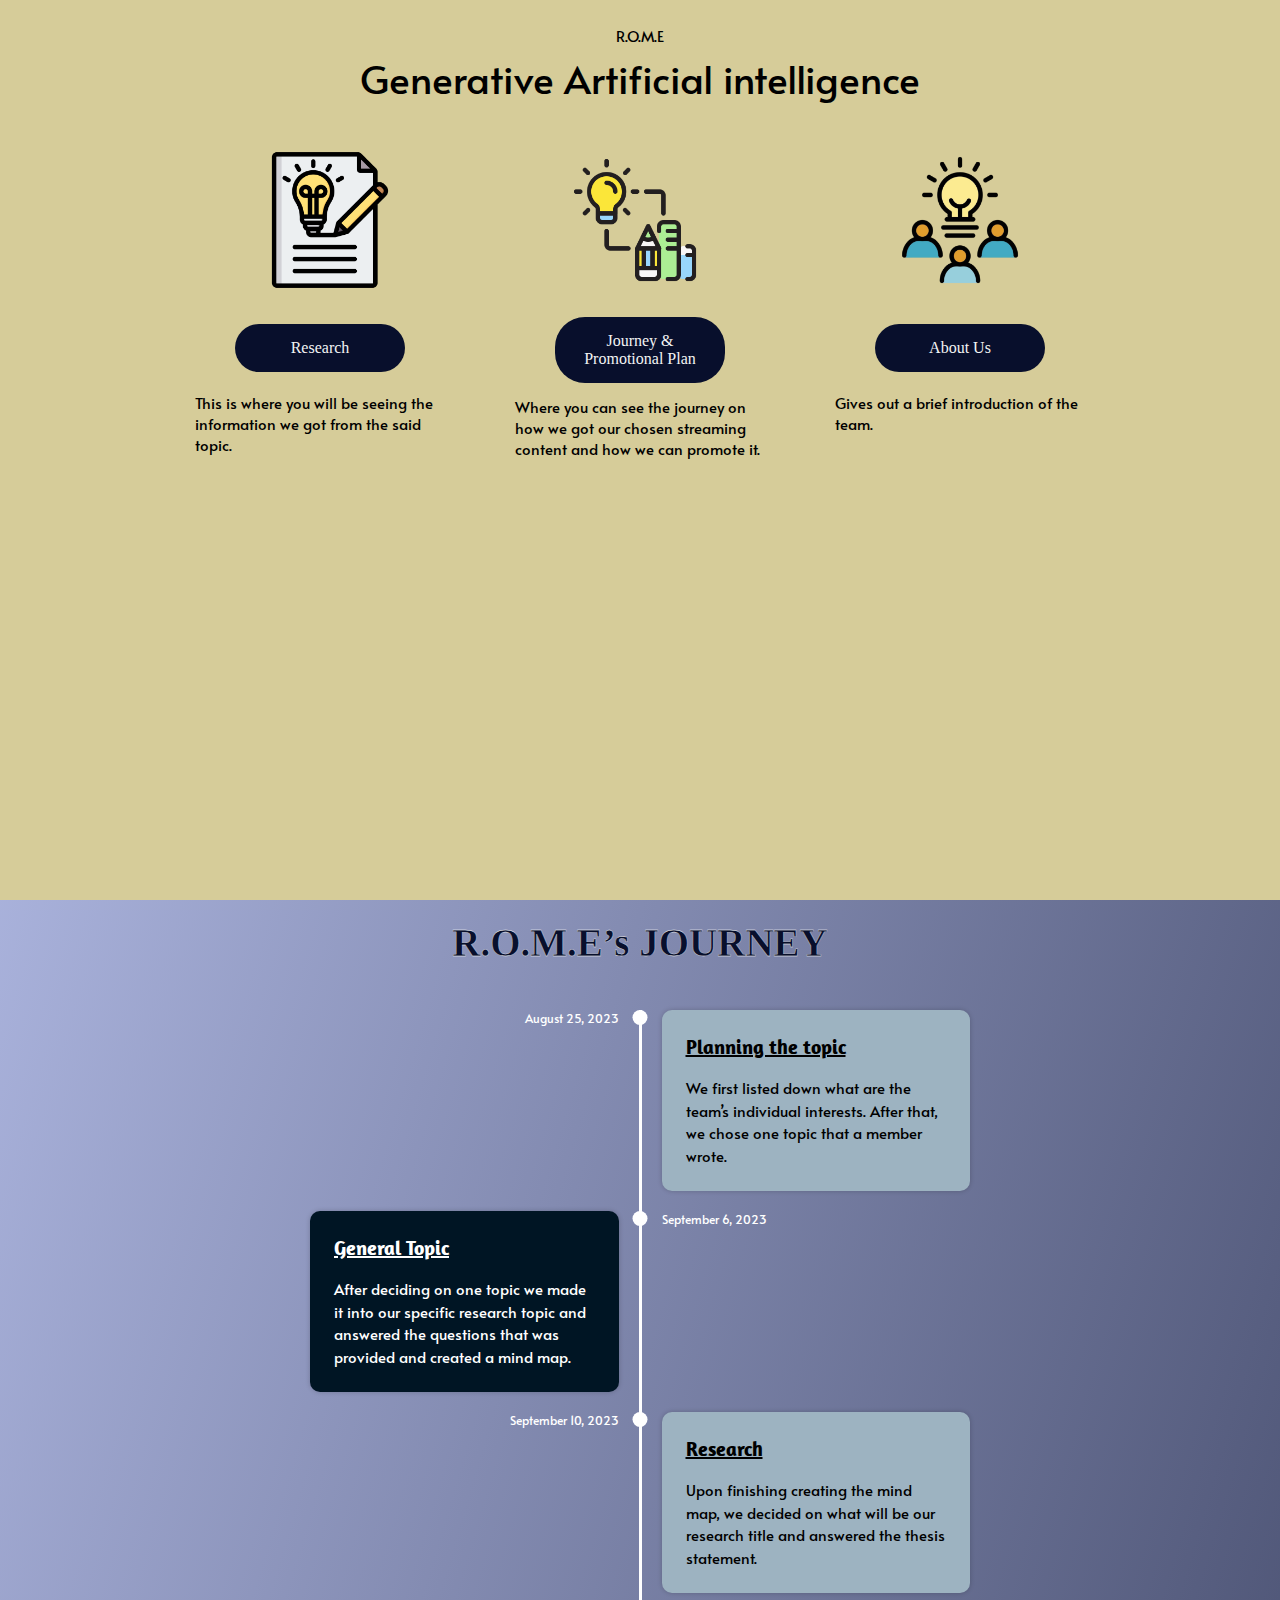
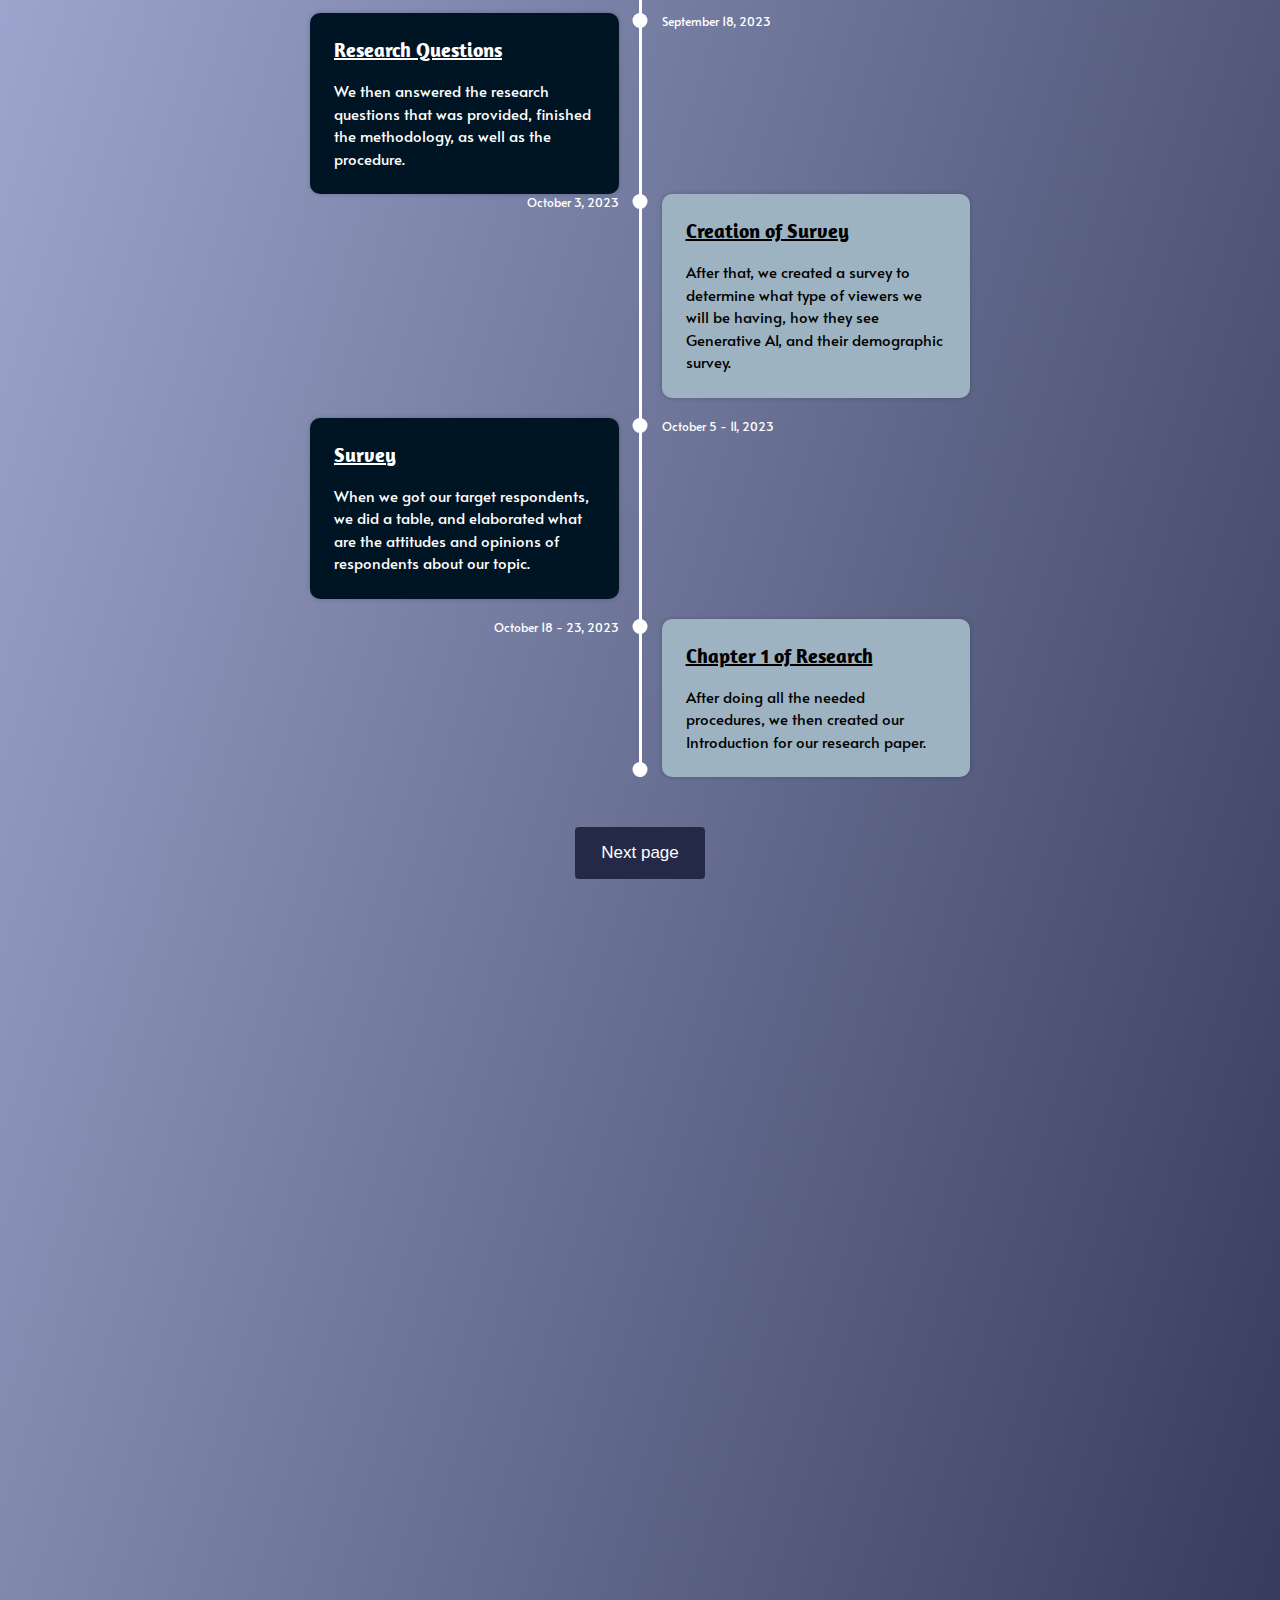
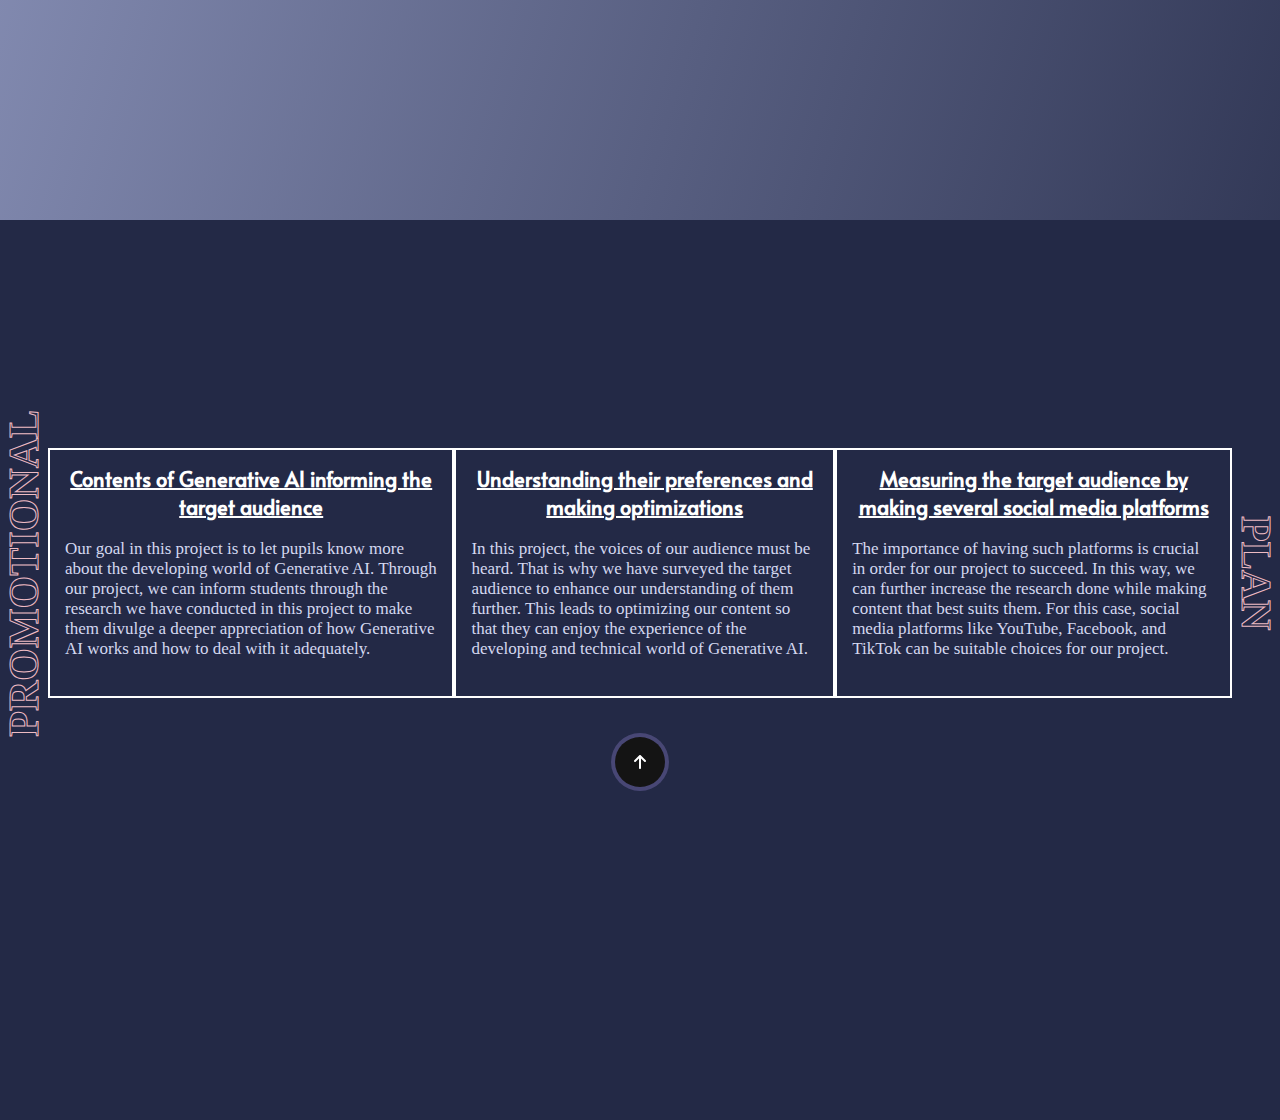
<file: journey.html>
<!DOCTYPE html>
<html lang="en">
<head>
    <meta charset="UTF-8">
    <meta name="viewport" content="width=device-width, initial-scale=1.0">
    <title>Group 6 | Journey & Promotional PLan</title>
    <link rel="stylesheet" href="style.css">
</head>

<body>

    <section id="top" style="
        background-color: #d6cc99;
        background-size: cover;
        background-repeat: no-repeat;
        height: 100dvh;
      ">
        <p>R.O.M.E</p>
        <h1 style="padding-top: 5px">Generative Artificial intelligence</h1>

        <div class="container">
            <div class="research">
                <img src="img/research.PNG" alt="Research Icon"
                    style="height: 140px; width: 140px; margin: 20px 75px" />
                <br />
                <a href="index.html" class="btn" style="margin: 10px 50px">Research</a>
                <p style="padding: 10px">
                    This is where you will be seeing the information we got from the
                    said topic.
                </p>
            </div>
            <div class="research">
                <img src="img/journey.PNG" alt="Journey & Promotional Plan Icon"
                    style="height: 140px; width: 140px; margin: 20px 60px" />
                <br />
                <a href="#journey" class="btn" style="margin: 3px 50px">Journey & Promotional Plan</a>
                <p style="padding: 10px">
                    Where you can see the journey on how we got our chosen streaming
                    content and how we can promote it.
                </p>
            </div>
            <div class="research">
                <img src="img/about.PNG" alt="About Us Icon" style="
              height: 140px;
              width: 140px;
              margin: 20px 50px;
              margin: 20px 65px;
            " />
                <br />
                <a href="about.html" class="btn" style="margin: 10px 50px">About Us</a>
                <p style="padding: 10px">
                    Gives out a brief introduction of the team.
                </p>
            </div>
        </div>
    </section>

    <div style="height: 280dvh;">
        <h1 id="journey" class="gg" style="display: flex; justify-content: center">
            R.O.M.E’s JOURNEY
        </h1>

        <div class="timeline">
            <!-- First bar -->
            <div class="timeline__component">
                <div class="timeline__date timeline__date--right">August 25, 2023</div>
            </div>

            <div class="timeline__middle">
                <div class="timeline__point"></div>
            </div>

            <div class="timeline__component timeline__component--bg">
                <h2 class="timeline__title" style="color: black;"><u>Planning the topic</u></h2> <br>
                <p class="timeline__paragraph" style="color: black;">
                    We first listed down what are the team’s individual interests. After
                    that, we chose one topic that a member wrote.
                </p>
            </div>

            <!-- Second Bar -->
            <div class="timeline__component timeline__component--bg timeline-left">
                <h2 class="timeline__title"><u>General Topic</u></h2> <br>
                <p class="timeline__paragraph">
                    After deciding on one topic we made it into our specific research
                    topic and answered the questions that was provided and created a mind
                    map.
                </p>
            </div>

            <div class="timeline__middle">
                <div class="timeline__point"></div>
            </div>

            <div class="timeline__component">
                <div class="timeline__date">September 6, 2023</div>
            </div>

            <!-- Third Bar -->
            <div class="timeline__component">
                <div class="timeline__date timeline__date--right">
                    September 10, 2023
                </div>
            </div>
            <div class="timeline__middle">
                <div class="timeline__point"></div>
            </div>
            <div class="timeline__component timeline__component--bg">
                <h2 class="timeline__title" style="color: black;"><u>Research</u></h2> <br>
                <p class="timeline__paragraph" style="color: black;">
                    Upon finishing creating the mind map, we decided on what will be our
                    research title and answered the thesis statement.
                </p>
            </div>

            <!-- Fourth bar -->
            <div class="timeline__component timeline__component--bottom timeline__component--bg timeline-left">
                <h2 class="timeline__title"><u>Research Questions</u></h2> <br>
                <p class="timeline__paragraph">
                    We then answered the research questions that was provided, finished
                    the methodology, as well as the procedure.
                </p>
            </div>

            <div class="timeline__middle">
                <div class="timeline__point"></div>
            </div>

            <div class="timeline__component">
                <div class="timeline__date">September 18, 2023</div>
            </div>

            <!-- Fifth Bar -->
            <div class="timeline__component">
                <div class="timeline__date timeline__date--right">October 3, 2023</div>
            </div>

            <div class="timeline__middle">
                <div class="timeline__point"></div>
            </div>

            <div class="timeline__component timeline__component--bg">
                <h2 class="timeline__title" style="color: black;"><u>Creation of Survey</u></h2> <br>
                <p class="timeline__paragraph" style="color: black;">
                    After that, we created a survey to determine what type of viewers we will be having, how they see
                    Generative AI, and their demographic survey.
                </p>
            </div>

            <!-- Sixth bar -->
            <div class="timeline__component timeline__component--bg timeline-left">
                <h2 class="timeline__title"><u>Survey</u></h2> <br>
                <p class="timeline__paragraph">
                    When we got our target respondents, we did a table, and elaborated what are the attitudes and
                    opinions of respondents about our topic.
                </p>
            </div>

            <div class="timeline__middle">
                <div class="timeline__point"></div>
            </div>

            <div class="timeline__component">
                <div class="timeline__date">October 5 - 11, 2023</div>
            </div>

            <!-- Seventh -->
            <div class="timeline__component">
                <div class="timeline__date timeline__date--right">
                    October 18 - 23, 2023
                </div>
            </div>

            <div class="timeline__middle">
                <div class="timeline__point"></div>
                <div class="timeline__point timeline__point--bottom"></div>
            </div>

            <div class="timeline__component timeline__component--bg timeline__component--bottom">
                <h2 class="timeline__title" style="color: black;"><u>Chapter 1 of Research</u></h2> <br>
                <p class="timeline__paragraph" style="color: black;">
                    After doing all the needed procedures, we then created our Introduction for our research paper.
                </p>
            </div>
        </div>

        <div style="display: flex; justify-content: center; padding: 20px;">
            <a href="#promotion">
                <button class="btn4">
                    <span>Next page</span>
                </button>
            </a>
        </div>
    </div>

    <div class="promotional" id="promotion" style="height: 100dvh; background-color: #232946;">
        <div class="maint">
            <h2 style="writing-mode: vertical-lr;
                transform: rotate(180deg);
                color: #232946;
                font-size: 42px;
                font-family: 'HK Grotesk';
                -webkit-text-stroke-width: 1px;
                -webkit-text-stroke-color: #EEBBC3;
            ">PROMOTIONAL</h2>
            <div class="content">
                <h1><strong><u>Contents of Generative AI informing the target audience</u></strong></h1> <br>
                <p>Our goal in this project is to let pupils know more about the developing world of Generative AI. Through
                    our project, we can inform students through the research we have conducted in this project to make them
                    divulge a deeper appreciation of how Generative AI works and how to deal with it adequately.
                </p>
            </div>
            <div class="content">
                <h1><strong><u>Understanding their preferences and making optimizations</u></strong></h1> <br>
                <p>In this project, the voices of our audience must be heard. That is why we have surveyed the target
                    audience to enhance our understanding of them further. This leads to optimizing our content so that they
                    can enjoy the experience of the developing and technical world of Generative AI.</p>
            </div>
            <div class="content">
                <h1><strong><u>Measuring the target audience by making several social media platforms</u></strong></h1> <br>
                <p> The importance of having such platforms is crucial in order for our project to succeed. In this way, we
                    can further increase the research done while making content that best suits them. For this case, social
                    media platforms like YouTube, Facebook, and TikTok can be suitable choices for our project.</p>
            </div>
            <h2 style="writing-mode: vertical-lr;
                color: #232946;
                font-size: 42px;
                font-family: 'HK Grotesk';
                -webkit-text-stroke-width: 1px;
                -webkit-text-stroke-color: #EEBBC3;
            ">PLAN</h2>
        </div>

        <div style="display: flex; justify-content: center; align-items: center;">
            <a href="#top">
              <button class="button">
                <svg class="svgIcon" viewBox="0 0 384 512">
                  <path
                    d="M214.6 41.4c-12.5-12.5-32.8-12.5-45.3 0l-160 160c-12.5 12.5-12.5 32.8 0 45.3s32.8 12.5 45.3 0L160 141.2V448c0 17.7 14.3 32 32 32s32-14.3 32-32V141.2L329.4 246.6c12.5 12.5 32.8 12.5 45.3 0s12.5-32.8 0-45.3l-160-160z">
                  </path>
                </svg>
              </button>
            </a>
          </div>
    </div>
</body>
</html>
</file>
<file: style.css>
@import url('https://fonts.cdnfonts.com/css/hk-groteks');
@import url(https://fonts.googleapis.com/css?family=Alata);
@import url('https://fonts.cdnfonts.com/css/bauhaus-modern');
@import url(https://fonts.googleapis.com/css?family=Amaranth);


* {
    padding: 0;
    margin: 0;
    box-sizing: border-box;
    scroll-behavior: smooth;
}

.hero {
    display: flex;
    justify-content: space-evenly;
    align-items: center;
    padding-top: 100px;
}

/* Button */

.btn1 {
    border: none;
    display: block;
    position: relative;
    padding: 0.7em 2.4em;
    font-size: 18px;
    background: transparent;
    cursor: pointer;
    user-select: none;
    overflow: hidden;
    color: royalblue;
    z-index: 1;
    font-family: inherit;
    font-weight: 500;
}

.btn1 span {
    position: absolute;
    left: 0;
    top: 0;
    width: 100%;
    height: 100%;
    background: transparent;
    z-index: -1;
    border: 4px solid #eebbc3;
}

.btn1 span::before {
    content: "";
    display: block;
    position: absolute;
    width: 8%;
    height: 500%;
    background: var(--lightgray);
    top: 50%;
    left: 50%;
    transform: translate(-50%, -50%) rotate(-60deg);
    transition: all 0.3s;
}

.btn1:hover span::before {
    transform: translate(-50%, -50%) rotate(-90deg);
    width: 100%;
    background: #eebbc3;
}

.btn1:hover {
    color: white;
}

.btn1:active span::before {
    background: #eebbc3;
}

/* END */

.hero2 {
    display: flex;
    justify-content: space-evenly;
    align-items: center;
    padding-top: 50px;
}

/* Button 2 */
.btn2 {
    display: inline-block;
    width: 150px;
    height: 50px;
    border-radius: 10px;
    border: 1px solid #232946;
    position: relative;
    overflow: hidden;
    transition: all 0.5s ease-in;
    z-index: 1;
}

.btn2::before,
.btn2::after {
    content: '';
    position: absolute;
    top: 0;
    width: 0;
    height: 100%;
    transform: skew(15deg);
    transition: all 0.5s;
    overflow: hidden;
    z-index: -1;
}

.btn2::before {
    left: -10px;
    background: #b8c1ec;
}

.btn2::after {
    right: -10px;
    background: #eebbc3;
}

.btn2:hover::before,
.btn2:hover::after {
    width: 58%;
}

.btn2:hover span {
    color: #e0aaff;
    transition: 0.3s;
}

.btn2 span {
    color: #232946;
    font-size: 18px;
    transition: all 0.3s ease-in;   
}

/* END2 */

section p {
    font-size: 15px;
    display: flex;
    justify-content: center;
    padding-top: 25px;
    font-family: 'Alata';
}

section h1 {
    font-size: 39px;
    display: flex;
    justify-content: center;
    font-family: 'Alata';
    font-weight: 100;
}

.container {
    display: flex;
    justify-content: center;
    flex-wrap: nowrap;
}

.research {
    width: 270px;
    height: 380px;
    margin: 25px;
    border-radius: 15px;
    transition: all 0.3s;
}

.research .btn {
    display: block;
    text-align: center;
    padding: 15px 20px;
    background-color: #080F2C;
    text-decoration: none;
    border-radius: 30px;
    color: #F3F4F4;
    font-family: 'HK Grotesk';
}

.research:hover {
    transform: scale(1.20);
}

.rq {
    width: 100%;
    height: 100dvh;
}

.questions {
    display: flex;
    justify-content: space-between;
    align-items: center;
}

.context {
    border: 2px solid #080F2C;
    background-color: #080F2C;
    height: 280px;
    width: 30%;
    margin: 50px;
    padding: 15px;
}

.second {
    height: 330px;
}

.context h2 {
    color: white;
    font-family: 'HK Grotesk';
    font-size: 22px;
}

.context P {
    color: white;
    font-family: 'Alata';
    font-size: 14px;
    font-weight: 100;
}

.ti h1 {
    font-family: 'HK Grotesk';
    font-size: 40px;
    font-weight: 500;
    color: #ffff;
}

.bgm {
    position: absolute;
    right: 0;
    bottom: 20;
    z-index: -1;
}

@media (min-aspect-ratio:16/9) {
    .bgm {
        width: 100%;
        height: auto;
    }
}

@media (max-aspect-ratio:16/9) {
    .bgm {
        width: auto;
        height: 100dvh;
    }
}

.signa {
    background-image: url(img/sot.png);
    background-size: cover;
    background-repeat: no-repeat;
    height: 100dvh;
}

/* Button 3 */
.button {
    width: 50px;
    height: 50px;
    border-radius: 50%;
    background-color: rgb(20, 20, 20);
    border: none;
    font-weight: 600;
    display: flex;
    align-items: center;
    justify-content: center;
    box-shadow: 0px 0px 0px 4px rgba(180, 160, 255, 0.253);
    cursor: pointer;
    transition-duration: 0.3s;
    overflow: hidden;
    position: relative;
}

.svgIcon {
    width: 12px;
    transition-duration: 0.3s;
}

.svgIcon path {
    fill: white;
}

.button:hover {
    width: 140px;
    border-radius: 50px;
    transition-duration: 0.3s;
    background-color: rgb(181, 160, 255);
    align-items: center;
}

.button:hover .svgIcon {
    /* width: 20px; */
    transition-duration: 0.3s;
    transform: translateY(-200%);
}

.button::before {
    position: absolute;
    bottom: -20px;
    content: "Back to Top";
    color: white;
    /* transition-duration: .3s; */
    font-size: 0px;
}

.button:hover::before {
    font-size: 13px;
    opacity: 1;
    bottom: unset;
    /* transform: translateY(-30px); */
    transition-duration: 0.3s;
}

/* End3 */


/* JOURNEY CSS */
body {
    background-image: linear-gradient(to right bottom, #b8c1ec, #232946);
}

.timeline {
    margin: 0 auto;
    max-width: 750px;
    padding: 25px;
    display: grid;
    grid-template-columns: 1fr 3px 1fr;
    color: #ffffff;
}

.timeline__component {
    margin: 0 20px 20px 20px;
}

.timeline__component--bg {
    padding: 1.5em;
    background:  #9DB3C1;
    box-shadow: 0 0 5px rgba(0, 0, 0, 0.2);
    border-radius: 10px;
}

.timeline-left {
    background-color: #001524;
}

/* LEAVE TILL LAST */
.timeline__component--bottom {
    margin-bottom: 0;
}

.timeline__middle {
    position: relative;
    background: #ffffff;
}

.timeline__point {
    position: absolute;
    top: 0;
    left: 50%;
    transform: translateX(-50%);
    width: 15px;
    height: 15px;
    background: #ffffff;
    border-radius: 50%;
}

/* LEAVE TILL LAST */
.timeline__point--bottom {
    top: initial;
    bottom: 0;
}

.timeline__date--right {
    text-align: right;
    font-family: 'Alata';
}

.timeline__date {
    font-family: 'Alata';
    font-size: 12px;
}

.timeline__title {
    margin: 0;
    font-size: 20px;
    font-weight: bold;
    font-family: 'Amaranth';
}

.timeline__paragraph {
    line-height: 1.5;
    font-family: 'Alata';
    font-weight: 100;
    font-size: 15px;
    color: #FFFFFF;
}
  
.gg {
    font-family: 'HK Grotesk';
    font-size: 39px;
    color: #080F2C;
    padding: 20px;
    -webkit-text-stroke-width: 0.3px;
    -webkit-text-stroke-color: white;
}

/* Button 4 */
.btn4 {
    display: inline-block;
    border-radius: 4px;
    background-color: #232946;
    border: none;
    color: #FFFFFF;
    text-align: center;
    font-size: 17px;
    padding: 16px;
    width: 130px;
    transition: all 0.5s;
    cursor: pointer;
    margin: 5px;
}

.btn4 span {
    cursor: pointer;
    display: inline-block;
    position: relative;
    transition: 0.5s;
}

.btn4 span:after {
    content: '»';
    position: absolute;
    opacity: 0;
    top: 0;
    right: -15px;
    transition: 0.5s;
}

.btn4:hover span {
    padding-right: 15px;
}

.btn4:hover span:after {
    opacity: 1;
    right: 0;
}

/* End4 */

.maint {
    display: flex;
    justify-content: space-between;
    align-items: center;
}

.promotional {
    padding-top: 190px;
}

.content {
    border: 2px solid white;
    height: 250px;
    padding: 15px;
}

.content h1 {
    font-size: 20px;
    font-family: 'Alata';
    color: #ffff;
    text-align: center;
}

.content p {
    font-size: 17px;
    font-family: 'HK Grotesk';
    color: #D4D8F0;
}

/* Team CSS */

.container2 {
    height: 100dvh;
    background-color: #9DB3C1;
    overflow: hidden;
}

.container2 .row {
    height: 100%;
    /*   width: 100%; */
    /* 	display: flex;
        justify-content: center;
        align-items: center; */
}

.container2 .row .box-slider {
    position: relative;
    height: 85%;
    /*   width: 100%; */
    padding: 40px 80px;
    display: flex;
    gap: 15px;
}

.container2 .row .box-slider .img {
    position: relative;
    height: 100%;
    width: calc(100% / 5);
    overflow: hidden;
    transition: 0.3s linear;
    transform: skewX(5deg);
}

.container2 .row .box-slider .img::before {
    content: "";
    position: absolute;
    top: 0;
    left: 0;
    height: 100%;
    width: 100%;
    background: rgba(0, 0, 0, 0.5);
    transition: background 200ms linear;
}

.container2 .row .box-slider .img img {
    height: 100%;
    width: fit-content;
    object-fit: cover;
}

.info {
    color: black;
    font-family: 'Alata';
    font-size: 14px;
}

.container2 .row .box-slider .img .info {
    position: absolute;
    bottom: -100%;
    width: 100%;
    display: flex;
    flex-direction: column;
    justify-content: center;
    align-items: center;
    background: rgba(255, 255, 255, 0.8);
    padding: 20px 0;
    text-align: center;
    transition: bottom 300ms linear;
}

.container2 .row .box-slider .img:hover .info {
    bottom: 0;
}

.container2 .row .box-slider .img:hover {
    width: calc(100% / 2);
}

.container2 .row .box-slider .img:hover::before {
    background: rgba(0, 0, 0, 0);
}
</file>
